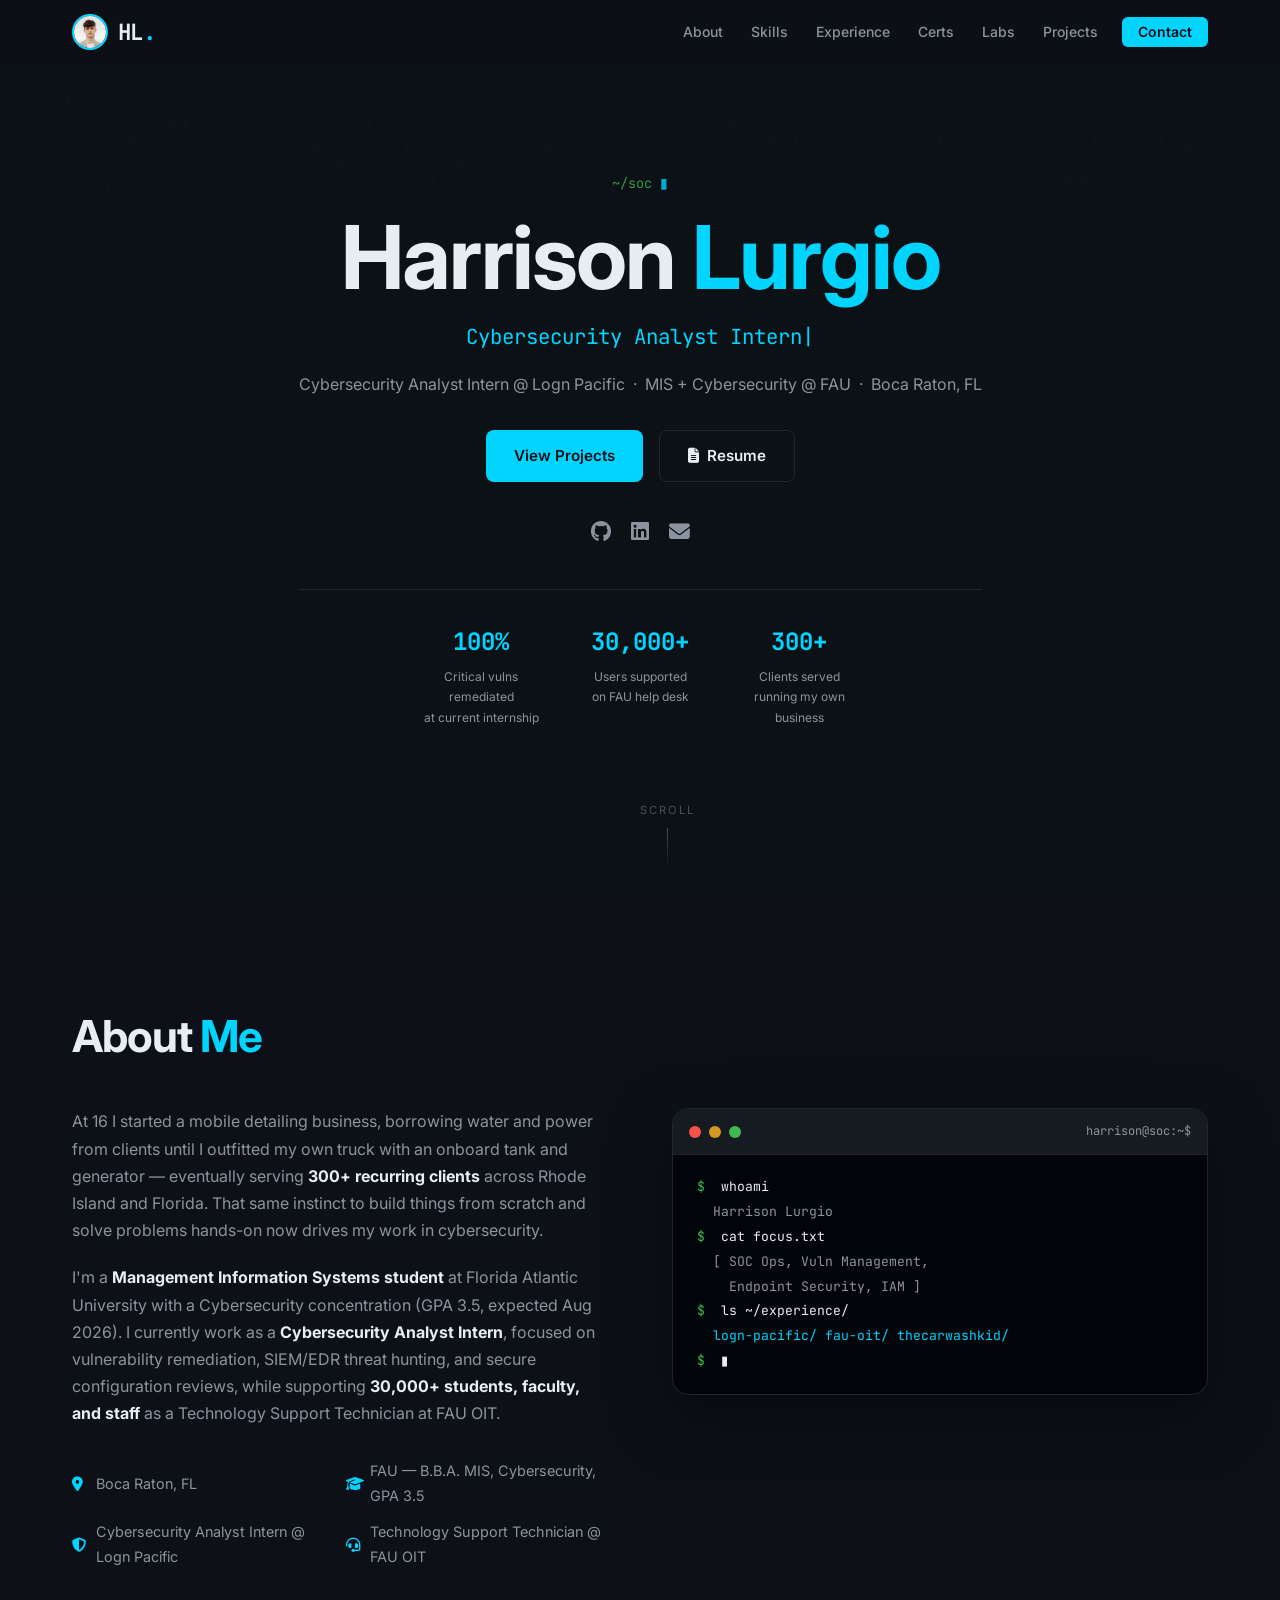
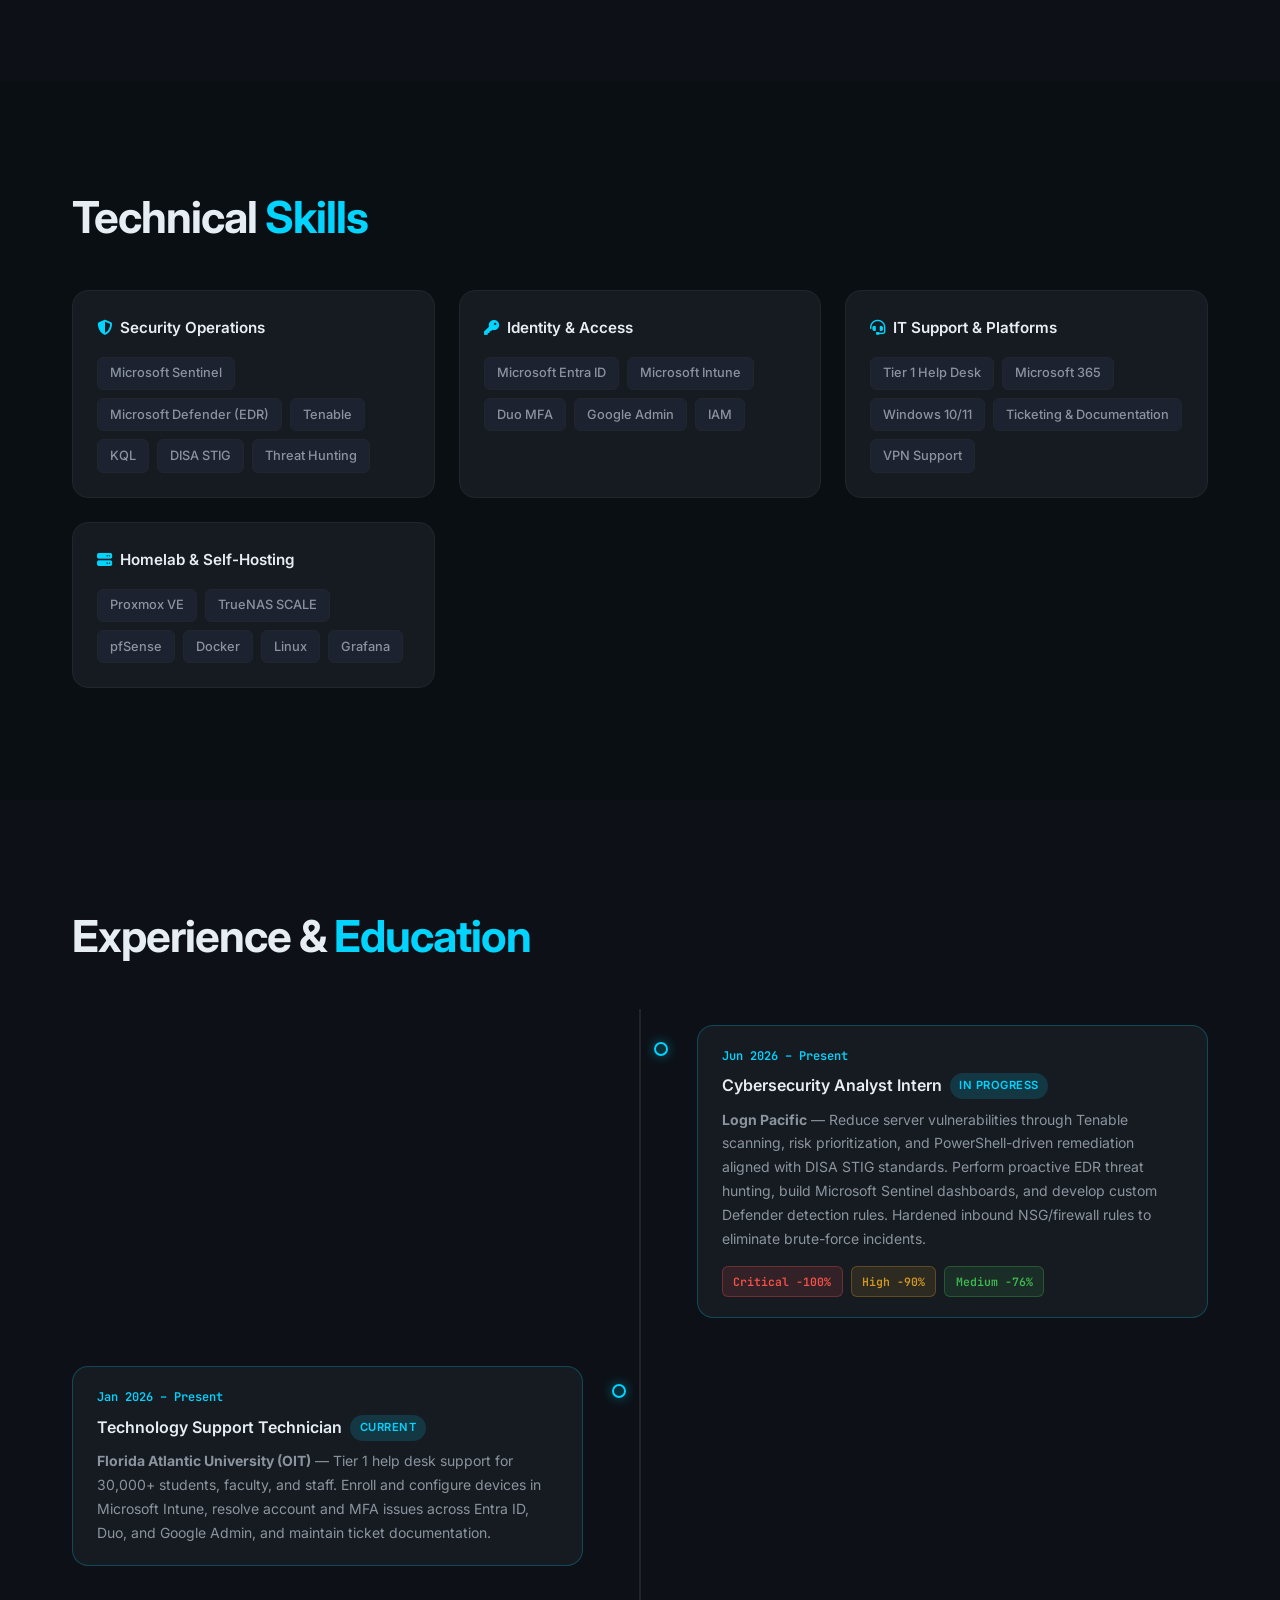
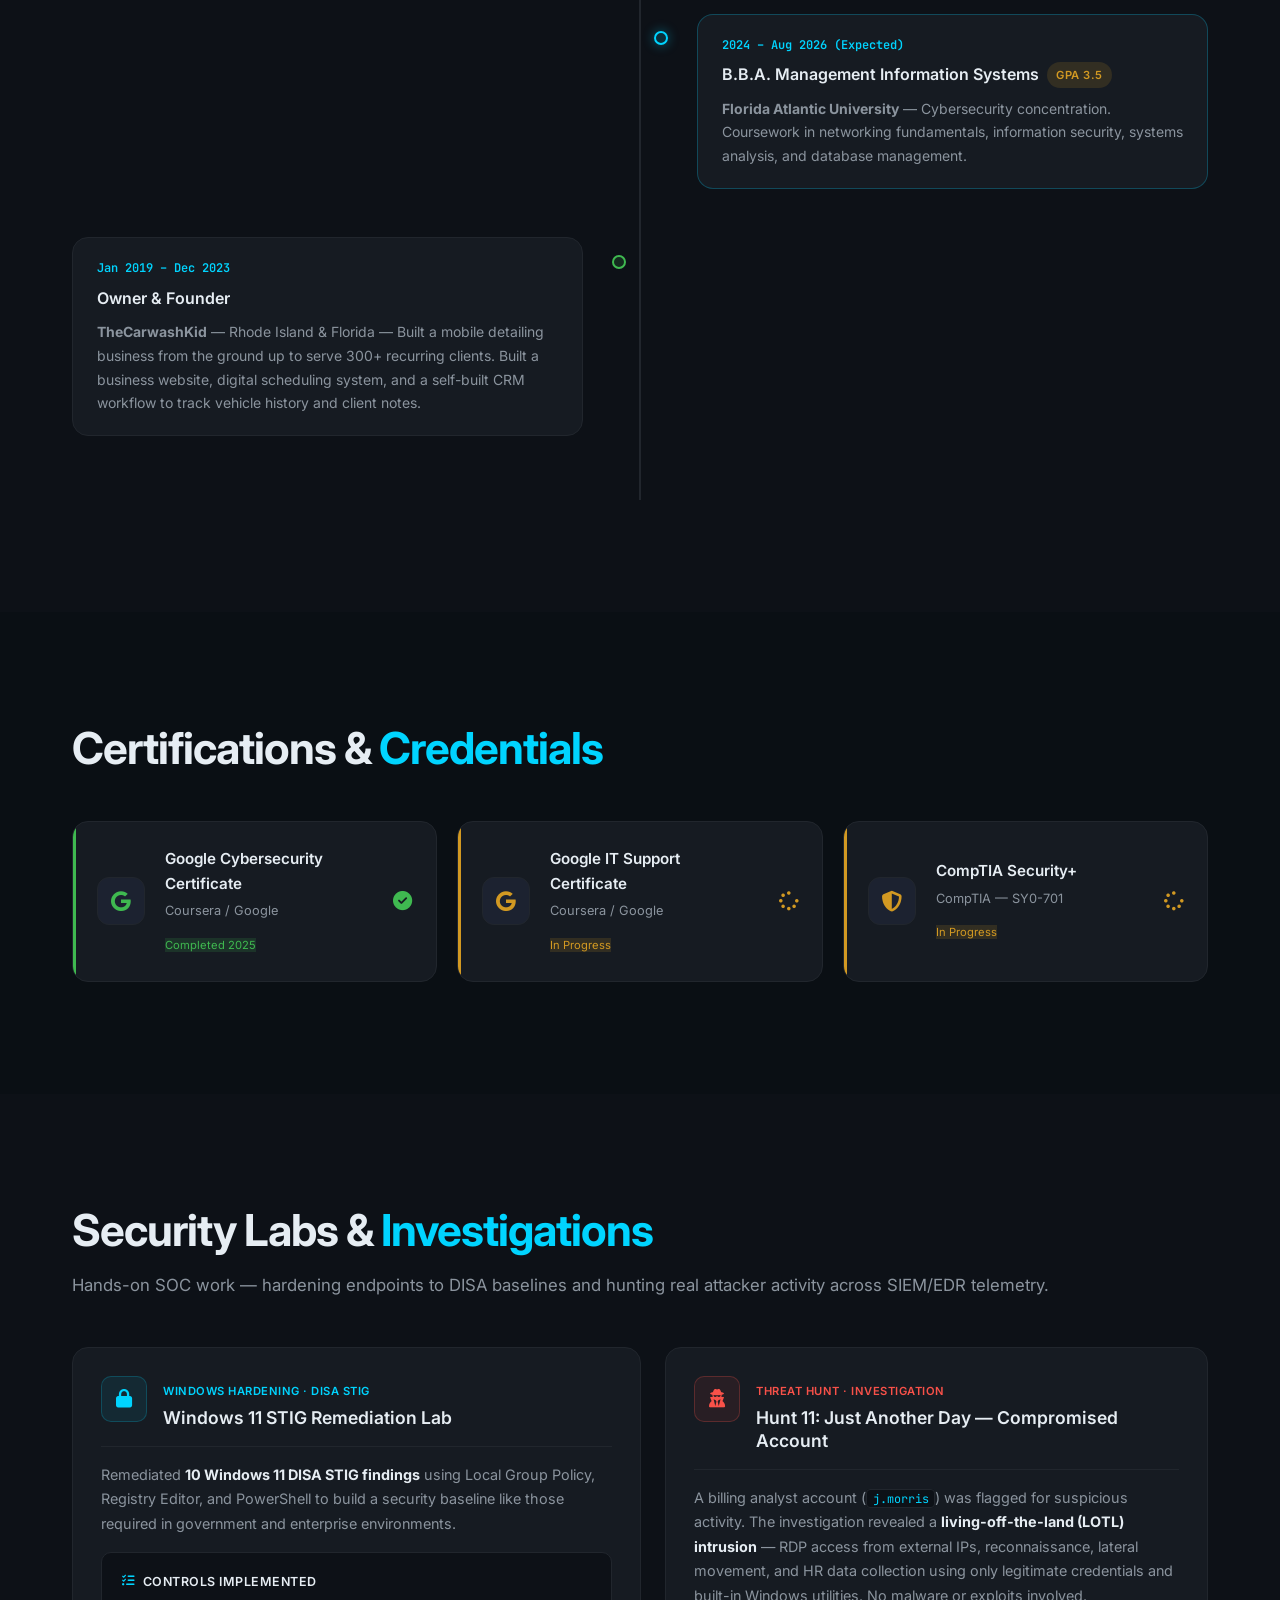
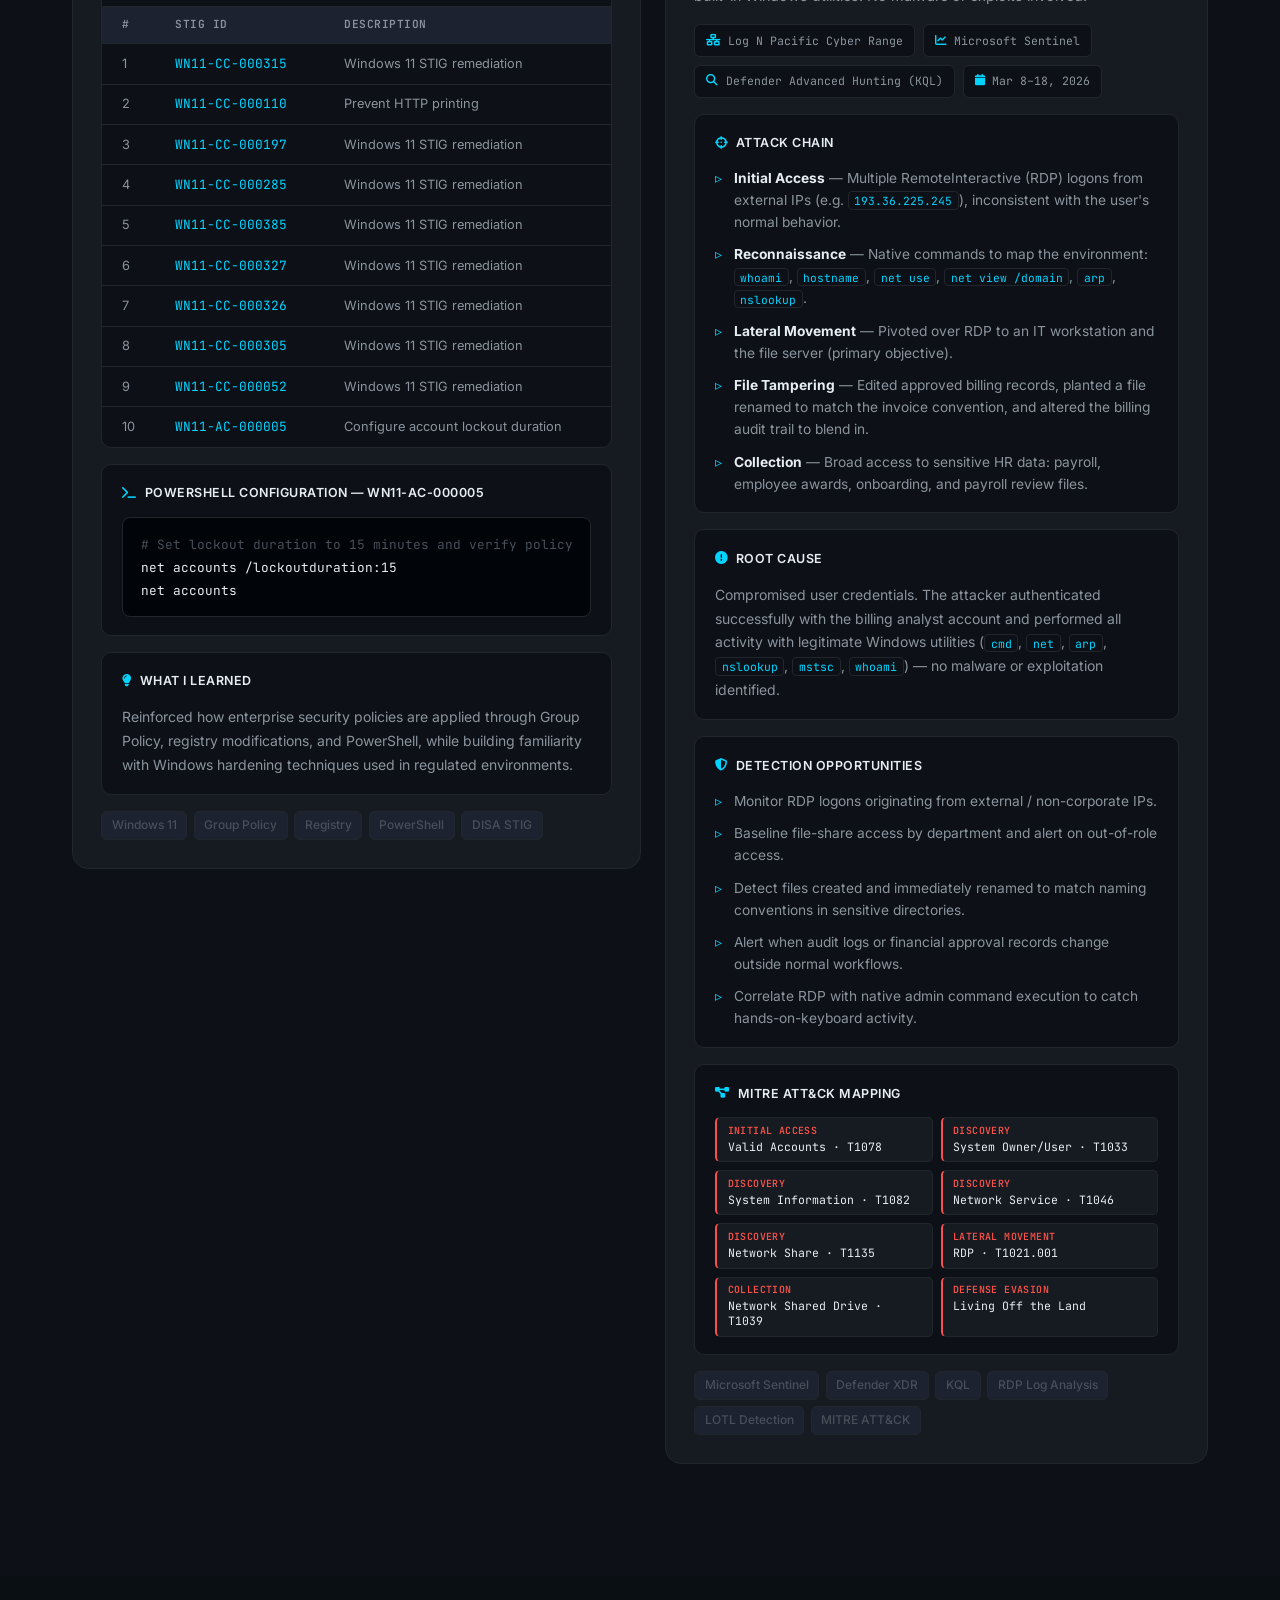
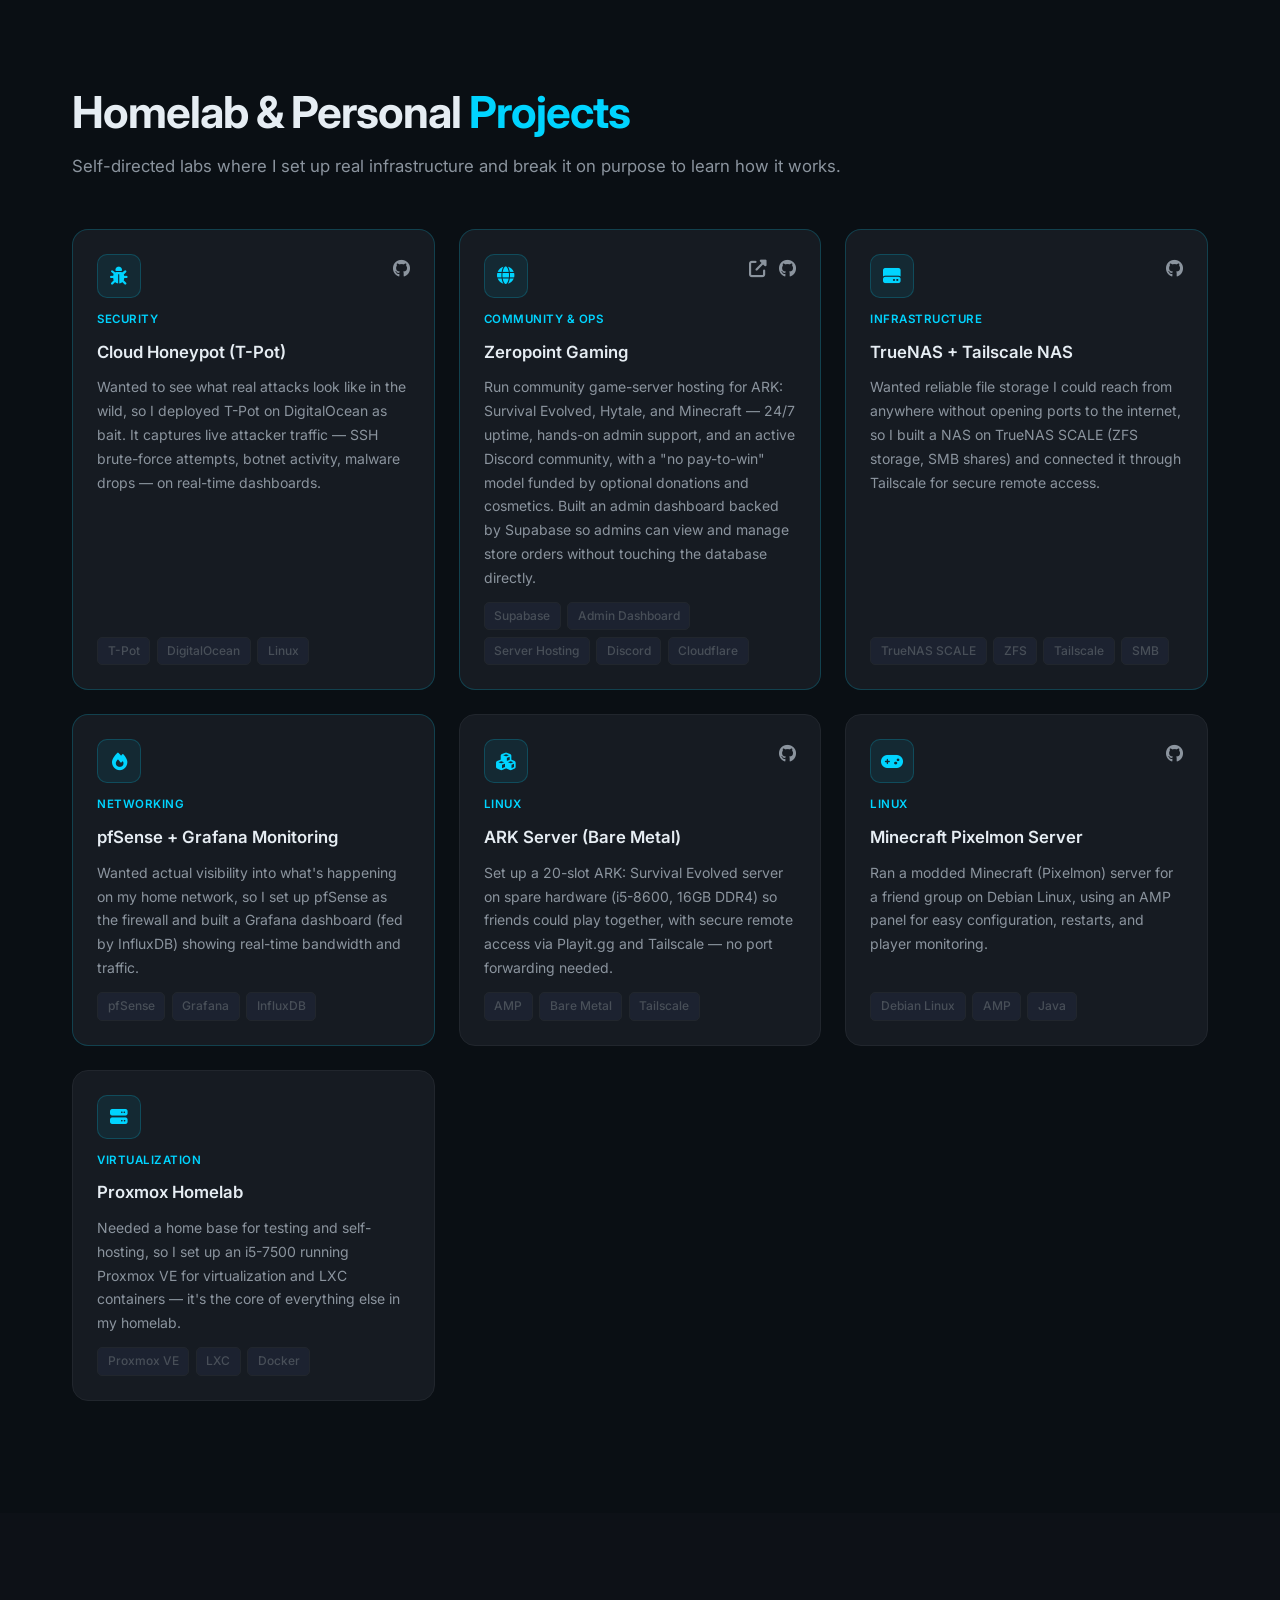
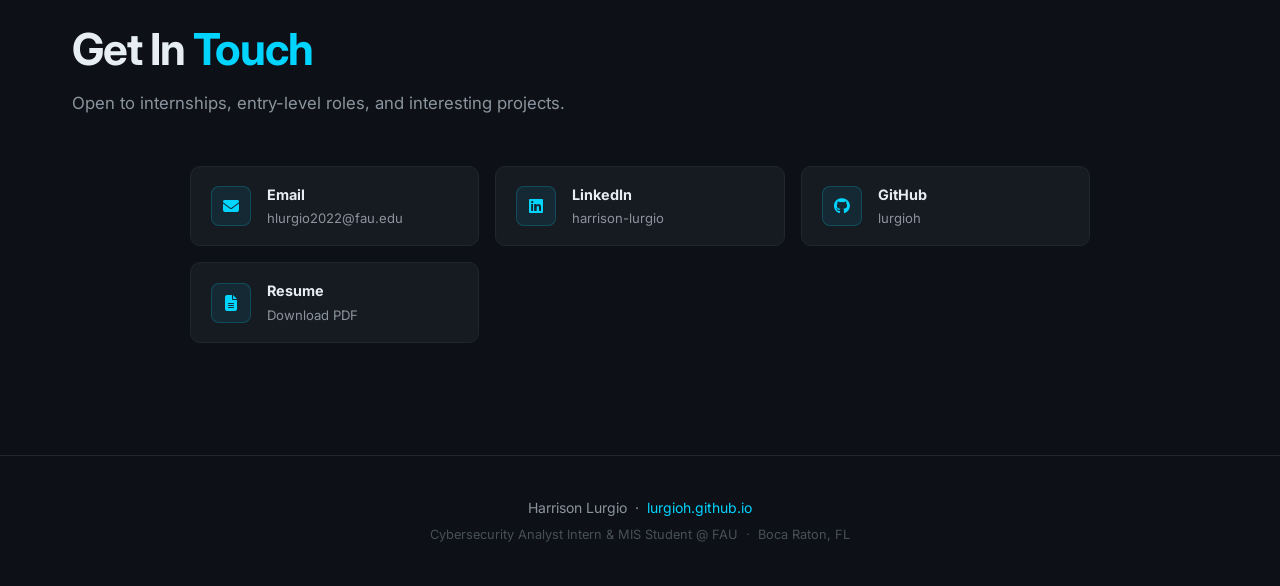
<file: index.html>
<!DOCTYPE html>
<html lang="en">
<head>
  <meta charset="UTF-8" />
  <meta name="viewport" content="width=device-width, initial-scale=1.0" />
  <title>Harrison Lurgio | Cybersecurity Analyst &amp; MIS</title>
  <meta name="description" content="Harrison Lurgio — Cybersecurity Analyst Intern and MIS student at FAU. SOC operations, vulnerability remediation, SIEM/EDR threat hunting, and IT support." />
  <meta property="og:type" content="website" />
  <meta property="og:title" content="Harrison Lurgio | Cybersecurity Analyst & MIS" />
  <meta property="og:description" content="Cybersecurity Analyst Intern and MIS student at FAU. SOC operations, vulnerability remediation, and SIEM/EDR threat hunting." />
  <meta property="og:image" content="https://lurgioh.github.io/headshot.jpg" />
  <meta property="og:url" content="https://lurgioh.github.io/" />
  <meta name="twitter:card" content="summary" />
  <link rel="icon" type="image/svg+xml" href="favicon.svg" />
  <link rel="stylesheet" href="style.css" />
  <link rel="preconnect" href="https://fonts.googleapis.com" />
  <link href="https://fonts.googleapis.com/css2?family=Inter:wght@300;400;500;600;700&family=JetBrains+Mono:wght@400;500&display=swap" rel="stylesheet" />
  <link rel="stylesheet" href="https://cdnjs.cloudflare.com/ajax/libs/font-awesome/6.5.0/css/all.min.css" />
</head>
<body>

  <!-- NAV -->
  <nav id="navbar">
    <div class="nav-inner">
      <a class="nav-logo" href="#hero">
        <img src="headshot.jpg" alt="Harrison Lurgio" class="nav-headshot" />
        <span>HL<span class="accent">.</span></span>
      </a>
      <ul class="nav-links">
        <li><a href="#about">About</a></li>
        <li><a href="#skills">Skills</a></li>
        <li><a href="#experience">Experience</a></li>
        <li><a href="#certifications">Certs</a></li>
        <li><a href="#labs">Labs</a></li>
        <li><a href="#projects">Projects</a></li>
        <li><a href="#contact" class="nav-cta">Contact</a></li>
      </ul>
      <button class="hamburger" id="hamburger" aria-label="Toggle menu">
        <span></span><span></span><span></span>
      </button>
    </div>
  </nav>

  <!-- HERO -->
  <section id="hero">
    <div class="hero-bg">
      <canvas id="matrixCanvas"></canvas>
    </div>
    <div class="hero-content">
      <p class="hero-pre"><span class="terminal-prompt">~/soc</span> <span class="blink">▮</span></p>
      <h1 class="hero-name">Harrison <span class="accent">Lurgio</span></h1>
      <div class="hero-typed-wrapper">
        <span class="hero-typed" id="typedText"></span><span class="cursor">|</span>
      </div>
      <p class="hero-sub">Cybersecurity Analyst Intern @ Logn Pacific &nbsp;·&nbsp; MIS + Cybersecurity @ FAU &nbsp;·&nbsp; Boca Raton, FL</p>
      <div class="hero-actions">
        <a href="#projects" class="btn btn-primary">View Projects</a>
        <a href="Resume.pdf" target="_blank" class="btn btn-outline"><i class="fas fa-file-alt"></i> Resume</a>
      </div>
      <div class="hero-socials">
        <a href="https://github.com/lurgioh" target="_blank" aria-label="GitHub"><i class="fab fa-github"></i></a>
        <a href="https://linkedin.com/in/harrison-lurgio/" target="_blank" aria-label="LinkedIn"><i class="fab fa-linkedin"></i></a>
        <a href="mailto:hlurgio2022@fau.edu" aria-label="Email"><i class="fas fa-envelope"></i></a>
      </div>
      <div class="hero-stats">
        <div class="hero-stat">
          <span class="hero-stat-num accent">100%</span>
          <span class="hero-stat-label">Critical vulns remediated<br>at current internship</span>
        </div>
        <div class="hero-stat">
          <span class="hero-stat-num accent">30,000+</span>
          <span class="hero-stat-label">Users supported<br>on FAU help desk</span>
        </div>
        <div class="hero-stat">
          <span class="hero-stat-num accent">300+</span>
          <span class="hero-stat-label">Clients served<br>running my own business</span>
        </div>
      </div>
    </div>
    <div class="hero-scroll-hint">
      <span>scroll</span>
      <div class="scroll-line"></div>
    </div>
  </section>

  <!-- ABOUT -->
  <section id="about" class="section">
    <div class="container">
      <h2 class="section-title">About <span class="accent">Me</span></h2>
      <div class="about-grid">
        <div class="about-text">
          <p>At 16 I started a mobile detailing business, borrowing water and power from clients until I outfitted my own truck with an onboard tank and generator — eventually serving <strong>300+ recurring clients</strong> across Rhode Island and Florida. That same instinct to build things from scratch and solve problems hands-on now drives my work in cybersecurity.</p>
          <p>I'm a <strong>Management Information Systems student</strong> at Florida Atlantic University with a Cybersecurity concentration (GPA 3.5, expected Aug 2026). I currently work as a <strong>Cybersecurity Analyst Intern</strong>, focused on vulnerability remediation, SIEM/EDR threat hunting, and secure configuration reviews, while supporting <strong>30,000+ students, faculty, and staff</strong> as a Technology Support Technician at FAU OIT.</p>
          <div class="about-facts">
            <div class="fact"><i class="fas fa-map-marker-alt accent"></i> Boca Raton, FL</div>
            <div class="fact"><i class="fas fa-graduation-cap accent"></i> FAU — B.B.A. MIS, Cybersecurity, GPA 3.5</div>
            <div class="fact"><i class="fas fa-shield-halved accent"></i> Cybersecurity Analyst Intern @ Logn Pacific</div>
            <div class="fact"><i class="fas fa-headset accent"></i> Technology Support Technician @ FAU OIT</div>
          </div>
        </div>
        <div class="about-terminal">
          <div class="terminal-window">
            <div class="terminal-bar">
              <span class="dot red"></span><span class="dot yellow"></span><span class="dot green"></span>
              <span class="terminal-title">harrison@soc:~$</span>
            </div>
            <div class="terminal-body">
              <div class="t-line"><span class="t-prompt">$</span> whoami</div>
              <div class="t-out">Harrison Lurgio</div>
              <div class="t-line"><span class="t-prompt">$</span> cat focus.txt</div>
              <div class="t-out">[ SOC Ops, Vuln Management,</div>
              <div class="t-out">&nbsp;&nbsp;Endpoint Security, IAM ]</div>
              <div class="t-line"><span class="t-prompt">$</span> ls ~/experience/</div>
              <div class="t-out accent">logn-pacific/ fau-oit/ thecarwashkid/</div>
              <div class="t-line"><span class="t-prompt">$</span> <span class="blink">▮</span></div>
            </div>
          </div>
        </div>
      </div>
    </div>
  </section>

  <!-- SKILLS -->
  <section id="skills" class="section section-alt">
    <div class="container">
      <h2 class="section-title">Technical <span class="accent">Skills</span></h2>
      <div class="skills-categories">

        <div class="skill-category">
          <h3><i class="fas fa-shield-halved accent"></i> Security Operations</h3>
          <div class="skill-tags">
            <span class="tag">Microsoft Sentinel</span>
            <span class="tag">Microsoft Defender (EDR)</span>
            <span class="tag">Tenable</span>
            <span class="tag">KQL</span>
            <span class="tag">DISA STIG</span>
            <span class="tag">Threat Hunting</span>
          </div>
        </div>

        <div class="skill-category">
          <h3><i class="fas fa-key accent"></i> Identity &amp; Access</h3>
          <div class="skill-tags">
            <span class="tag">Microsoft Entra ID</span>
            <span class="tag">Microsoft Intune</span>
            <span class="tag">Duo MFA</span>
            <span class="tag">Google Admin</span>
            <span class="tag">IAM</span>
          </div>
        </div>

        <div class="skill-category">
          <h3><i class="fas fa-headset accent"></i> IT Support &amp; Platforms</h3>
          <div class="skill-tags">
            <span class="tag">Tier 1 Help Desk</span>
            <span class="tag">Microsoft 365</span>
            <span class="tag">Windows 10/11</span>
            <span class="tag">Ticketing &amp; Documentation</span>
            <span class="tag">VPN Support</span>
          </div>
        </div>

        <div class="skill-category">
          <h3><i class="fas fa-server accent"></i> Homelab &amp; Self-Hosting</h3>
          <div class="skill-tags">
            <span class="tag">Proxmox VE</span>
            <span class="tag">TrueNAS SCALE</span>
            <span class="tag">pfSense</span>
            <span class="tag">Docker</span>
            <span class="tag">Linux</span>
            <span class="tag">Grafana</span>
          </div>
        </div>

      </div>
    </div>
  </section>

  <!-- EXPERIENCE -->
  <section id="experience" class="section">
    <div class="container">
      <h2 class="section-title">Experience &amp; <span class="accent">Education</span></h2>
      <div class="timeline">

        <div class="tl-item tl-right">
          <div class="tl-dot active"></div>
          <div class="tl-card active">
            <span class="tl-date">Jun 2026 – Present</span>
            <h3>Cybersecurity Analyst Intern <span class="badge badge-active">In Progress</span></h3>
            <p><strong>Logn Pacific</strong> — Reduce server vulnerabilities through Tenable scanning, risk prioritization, and PowerShell-driven remediation aligned with DISA STIG standards. Perform proactive EDR threat hunting, build Microsoft Sentinel dashboards, and develop custom Defender detection rules. Hardened inbound NSG/firewall rules to eliminate brute-force incidents.</p>
            <div class="vuln-stats">
              <span class="vuln-chip critical">Critical −100%</span>
              <span class="vuln-chip high">High −90%</span>
              <span class="vuln-chip medium">Medium −76%</span>
            </div>
          </div>
        </div>

        <div class="tl-item tl-left">
          <div class="tl-dot active"></div>
          <div class="tl-card active">
            <span class="tl-date">Jan 2026 – Present</span>
            <h3>Technology Support Technician <span class="badge badge-active">Current</span></h3>
            <p><strong>Florida Atlantic University (OIT)</strong> — Tier 1 help desk support for 30,000+ students, faculty, and staff. Enroll and configure devices in Microsoft Intune, resolve account and MFA issues across Entra ID, Duo, and Google Admin, and maintain ticket documentation.</p>
          </div>
        </div>

        <div class="tl-item tl-right">
          <div class="tl-dot active"></div>
          <div class="tl-card active">
            <span class="tl-date">2024 – Aug 2026 (Expected)</span>
            <h3>B.B.A. Management Information Systems <span class="badge badge-progress">GPA 3.5</span></h3>
            <p><strong>Florida Atlantic University</strong> — Cybersecurity concentration. Coursework in networking fundamentals, information security, systems analysis, and database management.</p>
          </div>
        </div>

        <div class="tl-item tl-left">
          <div class="tl-dot completed"></div>
          <div class="tl-card">
            <span class="tl-date">Jan 2019 – Dec 2023</span>
            <h3>Owner &amp; Founder</h3>
            <p><strong>TheCarwashKid</strong> — Rhode Island &amp; Florida — Built a mobile detailing business from the ground up to serve 300+ recurring clients. Built a business website, digital scheduling system, and a self-built CRM workflow to track vehicle history and client notes.</p>
          </div>
        </div>

      </div>
    </div>
  </section>

  <!-- CERTIFICATIONS -->
  <section id="certifications" class="section section-alt">
    <div class="container">
      <h2 class="section-title">Certifications &amp; <span class="accent">Credentials</span></h2>
      <div class="certs-grid">

        <div class="cert-card cert-done">
          <div class="cert-icon"><i class="fab fa-google"></i></div>
          <div class="cert-info">
            <h3>Google Cybersecurity Certificate</h3>
            <p>Coursera / Google</p>
            <span class="cert-badge badge-done">Completed 2025</span>
          </div>
          <div class="cert-check"><i class="fas fa-check-circle"></i></div>
        </div>

        <div class="cert-card cert-progress">
          <div class="cert-icon"><i class="fab fa-google"></i></div>
          <div class="cert-info">
            <h3>Google IT Support Certificate</h3>
            <p>Coursera / Google</p>
            <span class="cert-badge badge-progress">In Progress</span>
          </div>
          <div class="cert-check"><i class="fas fa-spinner fa-spin"></i></div>
        </div>

        <div class="cert-card cert-progress">
          <div class="cert-icon"><i class="fas fa-shield-alt"></i></div>
          <div class="cert-info">
            <h3>CompTIA Security+</h3>
            <p>CompTIA — SY0-701</p>
            <span class="cert-badge badge-progress">In Progress</span>
          </div>
          <div class="cert-check"><i class="fas fa-spinner fa-spin"></i></div>
        </div>

      </div>
    </div>
  </section>

  <!-- SECURITY LABS & INVESTIGATIONS -->
  <section id="labs" class="section">
    <div class="container">
      <h2 class="section-title">Security Labs &amp; <span class="accent">Investigations</span></h2>
      <p class="section-sub">Hands-on SOC work — hardening endpoints to DISA baselines and hunting real attacker activity across SIEM/EDR telemetry.</p>
      <div class="labs-grid">

        <!-- Windows 11 STIG Remediation -->
        <article class="lab-card">
          <div class="lab-head">
            <div class="lab-icon"><i class="fas fa-lock"></i></div>
            <div class="lab-head-text">
              <span class="lab-tag hardening">Windows Hardening · DISA STIG</span>
              <h3>Windows 11 STIG Remediation Lab</h3>
            </div>
          </div>
          <p class="lab-lead">Remediated <strong>10 Windows 11 DISA STIG findings</strong> using Local Group Policy, Registry Editor, and PowerShell to build a security baseline like those required in government and enterprise environments.</p>

          <div class="lab-block lab-block--flush">
            <h4><i class="fas fa-list-check accent"></i> Controls Implemented</h4>
            <div class="stig-table-wrap">
              <table class="stig-table">
                <thead><tr><th>#</th><th>STIG ID</th><th>Description</th></tr></thead>
                <tbody>
                  <tr><td>1</td><td>WN11-CC-000315</td><td>Windows 11 STIG remediation</td></tr>
                  <tr><td>2</td><td>WN11-CC-000110</td><td>Prevent HTTP printing</td></tr>
                  <tr><td>3</td><td>WN11-CC-000197</td><td>Windows 11 STIG remediation</td></tr>
                  <tr><td>4</td><td>WN11-CC-000285</td><td>Windows 11 STIG remediation</td></tr>
                  <tr><td>5</td><td>WN11-CC-000385</td><td>Windows 11 STIG remediation</td></tr>
                  <tr><td>6</td><td>WN11-CC-000327</td><td>Windows 11 STIG remediation</td></tr>
                  <tr><td>7</td><td>WN11-CC-000326</td><td>Windows 11 STIG remediation</td></tr>
                  <tr><td>8</td><td>WN11-CC-000305</td><td>Windows 11 STIG remediation</td></tr>
                  <tr><td>9</td><td>WN11-CC-000052</td><td>Windows 11 STIG remediation</td></tr>
                  <tr><td>10</td><td>WN11-AC-000005</td><td>Configure account lockout duration</td></tr>
                </tbody>
              </table>
            </div>
          </div>

          <div class="lab-block">
            <h4><i class="fas fa-terminal accent"></i> PowerShell Configuration — WN11-AC-000005</h4>
            <pre class="code-block"><code><span class="c-comment"># Set lockout duration to 15 minutes and verify policy</span>
net accounts /lockoutduration:15
net accounts</code></pre>
          </div>

          <div class="lab-block">
            <h4><i class="fas fa-lightbulb accent"></i> What I Learned</h4>
            <p>Reinforced how enterprise security policies are applied through Group Policy, registry modifications, and PowerShell, while building familiarity with Windows hardening techniques used in regulated environments.</p>
          </div>

          <div class="project-tech">
            <span>Windows 11</span><span>Group Policy</span><span>Registry</span><span>PowerShell</span><span>DISA STIG</span>
          </div>
        </article>

        <!-- Hunt 11: Compromised Account -->
        <article class="lab-card">
          <div class="lab-head">
            <div class="lab-icon threat"><i class="fas fa-user-secret"></i></div>
            <div class="lab-head-text">
              <span class="lab-tag threat">Threat Hunt · Investigation</span>
              <h3>Hunt 11: Just Another Day — Compromised Account</h3>
            </div>
          </div>
          <p class="lab-lead">A billing analyst account (<code>j.morris</code>) was flagged for suspicious activity. The investigation revealed a <strong>living-off-the-land (LOTL) intrusion</strong> — RDP access from external IPs, reconnaissance, lateral movement, and HR data collection using only legitimate credentials and built-in Windows utilities. No malware or exploits involved.</p>

          <div class="lab-meta-row">
            <span class="lab-pill"><i class="fas fa-network-wired"></i> Log N Pacific Cyber Range</span>
            <span class="lab-pill"><i class="fas fa-chart-line"></i> Microsoft Sentinel</span>
            <span class="lab-pill"><i class="fas fa-magnifying-glass"></i> Defender Advanced Hunting (KQL)</span>
            <span class="lab-pill"><i class="fas fa-calendar"></i> Mar 8–18, 2026</span>
          </div>

          <div class="lab-block">
            <h4><i class="fas fa-crosshairs accent"></i> Attack Chain</h4>
            <ul class="lab-list">
              <li><strong>Initial Access</strong> — Multiple RemoteInteractive (RDP) logons from external IPs (e.g. <code>193.36.225.245</code>), inconsistent with the user's normal behavior.</li>
              <li><strong>Reconnaissance</strong> — Native commands to map the environment: <code>whoami</code>, <code>hostname</code>, <code>net use</code>, <code>net view /domain</code>, <code>arp</code>, <code>nslookup</code>.</li>
              <li><strong>Lateral Movement</strong> — Pivoted over RDP to an IT workstation and the file server (primary objective).</li>
              <li><strong>File Tampering</strong> — Edited approved billing records, planted a file renamed to match the invoice convention, and altered the billing audit trail to blend in.</li>
              <li><strong>Collection</strong> — Broad access to sensitive HR data: payroll, employee awards, onboarding, and payroll review files.</li>
            </ul>
          </div>

          <div class="lab-block">
            <h4><i class="fas fa-circle-exclamation accent"></i> Root Cause</h4>
            <p>Compromised user credentials. The attacker authenticated successfully with the billing analyst account and performed all activity with legitimate Windows utilities (<code>cmd</code>, <code>net</code>, <code>arp</code>, <code>nslookup</code>, <code>mstsc</code>, <code>whoami</code>) — no malware or exploitation identified.</p>
          </div>

          <div class="lab-block">
            <h4><i class="fas fa-shield-halved accent"></i> Detection Opportunities</h4>
            <ul class="lab-list">
              <li>Monitor RDP logons originating from external / non-corporate IPs.</li>
              <li>Baseline file-share access by department and alert on out-of-role access.</li>
              <li>Detect files created and immediately renamed to match naming conventions in sensitive directories.</li>
              <li>Alert when audit logs or financial approval records change outside normal workflows.</li>
              <li>Correlate RDP with native admin command execution to catch hands-on-keyboard activity.</li>
            </ul>
          </div>

          <div class="lab-block">
            <h4><i class="fas fa-diagram-project accent"></i> MITRE ATT&amp;CK Mapping</h4>
            <div class="attack-grid">
              <span class="attack-chip"><em>Initial Access</em> Valid Accounts · T1078</span>
              <span class="attack-chip"><em>Discovery</em> System Owner/User · T1033</span>
              <span class="attack-chip"><em>Discovery</em> System Information · T1082</span>
              <span class="attack-chip"><em>Discovery</em> Network Service · T1046</span>
              <span class="attack-chip"><em>Discovery</em> Network Share · T1135</span>
              <span class="attack-chip"><em>Lateral Movement</em> RDP · T1021.001</span>
              <span class="attack-chip"><em>Collection</em> Network Shared Drive · T1039</span>
              <span class="attack-chip"><em>Defense Evasion</em> Living Off the Land</span>
            </div>
          </div>

          <div class="project-tech">
            <span>Microsoft Sentinel</span><span>Defender XDR</span><span>KQL</span><span>RDP Log Analysis</span><span>LOTL Detection</span><span>MITRE ATT&amp;CK</span>
          </div>
        </article>

      </div>
    </div>
  </section>

  <!-- PROJECTS -->
  <section id="projects" class="section section-alt">
    <div class="container">
      <h2 class="section-title">Homelab &amp; Personal <span class="accent">Projects</span></h2>
      <p class="section-sub">Self-directed labs where I set up real infrastructure and break it on purpose to learn how it works.</p>
      <div class="projects-grid">

        <div class="project-card featured">
          <div class="project-header">
            <div class="project-icon"><i class="fas fa-bug"></i></div>
            <div class="project-links">
              <a href="https://github.com/lurgioh/cloud-honeypot-project" target="_blank"><i class="fab fa-github"></i></a>
            </div>
          </div>
          <span class="project-tag">Security</span>
          <h3>Cloud Honeypot (T-Pot)</h3>
          <p>Wanted to see what real attacks look like in the wild, so I deployed T-Pot on DigitalOcean as bait. It captures live attacker traffic — SSH brute-force attempts, botnet activity, malware drops — on real-time dashboards.</p>
          <div class="project-tech">
            <span>T-Pot</span><span>DigitalOcean</span><span>Linux</span>
          </div>
        </div>

        <div class="project-card featured">
          <div class="project-header">
            <div class="project-icon"><i class="fas fa-globe"></i></div>
            <div class="project-links">
              <a href="https://zeropointhosting1.github.io" target="_blank" aria-label="Live Site"><i class="fas fa-external-link-alt"></i></a>
              <a href="https://github.com/zeropointhosting1/zeropointhosting1.github.io" target="_blank" aria-label="GitHub"><i class="fab fa-github"></i></a>
            </div>
          </div>
          <span class="project-tag">Community &amp; Ops</span>
          <h3>Zeropoint Gaming</h3>
          <p>Run community game-server hosting for ARK: Survival Evolved, Hytale, and Minecraft — 24/7 uptime, hands-on admin support, and an active Discord community, with a "no pay-to-win" model funded by optional donations and cosmetics. Built an admin dashboard backed by Supabase so admins can view and manage store orders without touching the database directly.</p>
          <div class="project-tech">
            <span>Supabase</span><span>Admin Dashboard</span><span>Server Hosting</span><span>Discord</span><span>Cloudflare</span>
          </div>
        </div>

        <div class="project-card featured">
          <div class="project-header">
            <div class="project-icon"><i class="fas fa-hdd"></i></div>
            <div class="project-links">
              <a href="https://github.com/lurgioh/Truenas-Tailscale/blob/main/README.md" target="_blank"><i class="fab fa-github"></i></a>
            </div>
          </div>
          <span class="project-tag">Infrastructure</span>
          <h3>TrueNAS + Tailscale NAS</h3>
          <p>Wanted reliable file storage I could reach from anywhere without opening ports to the internet, so I built a NAS on TrueNAS SCALE (ZFS storage, SMB shares) and connected it through Tailscale for secure remote access.</p>
          <div class="project-tech">
            <span>TrueNAS SCALE</span><span>ZFS</span><span>Tailscale</span><span>SMB</span>
          </div>
        </div>

        <div class="project-card featured">
          <div class="project-header">
            <div class="project-icon"><i class="fas fa-fire"></i></div>
          </div>
          <span class="project-tag">Networking</span>
          <h3>pfSense + Grafana Monitoring</h3>
          <p>Wanted actual visibility into what's happening on my home network, so I set up pfSense as the firewall and built a Grafana dashboard (fed by InfluxDB) showing real-time bandwidth and traffic.</p>
          <div class="project-tech">
            <span>pfSense</span><span>Grafana</span><span>InfluxDB</span>
          </div>
        </div>

        <div class="project-card">
          <div class="project-header">
            <div class="project-icon"><i class="fas fa-cubes"></i></div>
            <div class="project-links">
              <a href="https://github.com/lurgioh/ARK-Server-Steam-/tree/main" target="_blank"><i class="fab fa-github"></i></a>
            </div>
          </div>
          <span class="project-tag">Linux</span>
          <h3>ARK Server (Bare Metal)</h3>
          <p>Set up a 20-slot ARK: Survival Evolved server on spare hardware (i5-8600, 16GB DDR4) so friends could play together, with secure remote access via Playit.gg and Tailscale — no port forwarding needed.</p>
          <div class="project-tech">
            <span>AMP</span><span>Bare Metal</span><span>Tailscale</span>
          </div>
        </div>

        <div class="project-card">
          <div class="project-header">
            <div class="project-icon"><i class="fas fa-gamepad"></i></div>
            <div class="project-links">
              <a href="https://github.com/lurgioh/Minecraft-server-build" target="_blank"><i class="fab fa-github"></i></a>
            </div>
          </div>
          <span class="project-tag">Linux</span>
          <h3>Minecraft Pixelmon Server</h3>
          <p>Ran a modded Minecraft (Pixelmon) server for a friend group on Debian Linux, using an AMP panel for easy configuration, restarts, and player monitoring.</p>
          <div class="project-tech">
            <span>Debian Linux</span><span>AMP</span><span>Java</span>
          </div>
        </div>

        <div class="project-card">
          <div class="project-header">
            <div class="project-icon"><i class="fas fa-server"></i></div>
          </div>
          <span class="project-tag">Virtualization</span>
          <h3>Proxmox Homelab</h3>
          <p>Needed a home base for testing and self-hosting, so I set up an i5-7500 running Proxmox VE for virtualization and LXC containers — it's the core of everything else in my homelab.</p>
          <div class="project-tech">
            <span>Proxmox VE</span><span>LXC</span><span>Docker</span>
          </div>
        </div>

      </div>
    </div>
  </section>

  <!-- CONTACT -->
  <section id="contact" class="section">
    <div class="container">
      <h2 class="section-title">Get In <span class="accent">Touch</span></h2>
      <p class="section-sub">Open to internships, entry-level roles, and interesting projects.</p>
      <div class="contact-links-centered">
        <a href="mailto:hlurgio2022@fau.edu" class="contact-item">
          <div class="contact-icon"><i class="fas fa-envelope"></i></div>
          <div><strong>Email</strong><span>hlurgio2022@fau.edu</span></div>
        </a>
        <a href="https://linkedin.com/in/harrison-lurgio/" target="_blank" class="contact-item">
          <div class="contact-icon"><i class="fab fa-linkedin"></i></div>
          <div><strong>LinkedIn</strong><span>harrison-lurgio</span></div>
        </a>
        <a href="https://github.com/lurgioh" target="_blank" class="contact-item">
          <div class="contact-icon"><i class="fab fa-github"></i></div>
          <div><strong>GitHub</strong><span>lurgioh</span></div>
        </a>
        <a href="Resume.pdf" target="_blank" class="contact-item">
          <div class="contact-icon"><i class="fas fa-file-alt"></i></div>
          <div><strong>Resume</strong><span>Download PDF</span></div>
        </a>
      </div>
    </div>
  </section>

  <!-- FOOTER -->
  <footer>
    <div class="container">
      <p>Harrison Lurgio &nbsp;·&nbsp; <span class="accent">lurgioh.github.io</span></p>
      <p class="footer-sub">Cybersecurity Analyst Intern &amp; MIS Student @ FAU &nbsp;·&nbsp; Boca Raton, FL</p>
    </div>
  </footer>

  <script src="script.js"></script>
</body>
</html>
</file>
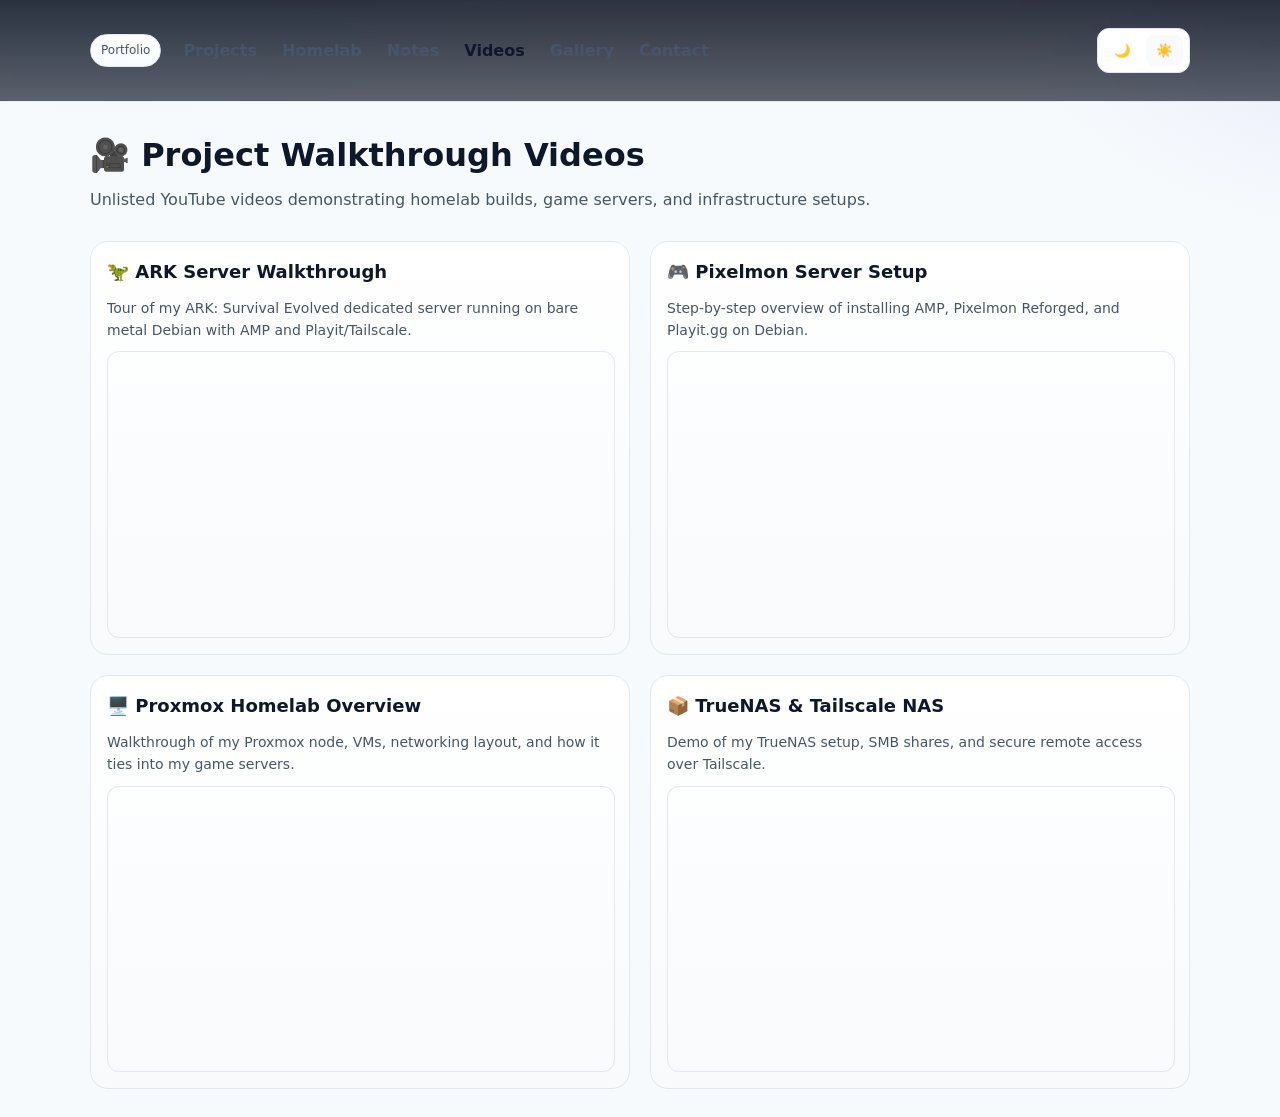
<file: video.html>
<!DOCTYPE html>
<html lang="en">
<head>
  <meta charset="utf-8" />
  <meta name="viewport" content="width=device-width, initial-scale=1" />
  <title>Videos • Harrison Lurgio</title>
  <meta name="description" content="Homelab and game server walkthrough videos by Harrison Lurgio — MIS + Cybersecurity student." />
  <meta name="theme-color" content="#0ea5e9" />
  <style>
    :root{
      --bg:#0b1020; --panel:#0f172a; --text:#e2e8f0; --muted:#94a3b8; --accent:#38bdf8; --card:#0b1224; --border:#1f2a44;
      --bg-light:#f7fafc; --panel-light:#ffffff; --text-dark:#0f172a; --muted-dark:#475569; --card-light:#f8fafc; --border-light:#e2e8f0;
    }
    [data-theme="light"]{
      --bg:var(--bg-light); --panel:var(--panel-light); --text:var(--text-dark); --muted:var(--muted-dark); --card:var(--card-light); --border:var(--border-light);
    }

    body{
      margin:0; font-family: ui-sans-serif, system-ui, -apple-system, Segoe UI, Roboto, Ubuntu, Cantarell, Noto Sans;
      background:radial-gradient(1200px 600px at 10% -10%, rgba(56,189,248,.15), transparent 40%),
                 radial-gradient(1000px 600px at 110% 0%, rgba(99,102,241,.12), transparent 40%),
                 var(--bg);
      color:var(--text); line-height:1.6;
    }
    a{color:var(--accent); text-decoration:none}
    a:hover{text-decoration:underline}

    .wrap{max-width:1100px; margin-inline:auto; padding:28px 20px}

    header{
      position:sticky; top:0; z-index:50; backdrop-filter:saturate(160%) blur(6px); border-bottom:1px solid var(--border);
      background:linear-gradient( to bottom, rgba(10,15,30,.85), rgba(10,15,30,.65));
    }
    header .inner{display:flex; align-items:center; justify-content:space-between; gap:16px;}
    nav a{margin:0 10px; font-weight:600; color:var(--muted)}
    nav a:hover{color:var(--text)}
    nav a.active{color:var(--text);}

    .pill{display:inline-block; padding:6px 10px; border-radius:999px; border:1px solid var(--border); background:linear-gradient(180deg, var(--panel), var(--card)); font-size:12px; color:var(--muted)}

    .theme{border:1px solid var(--border); background:var(--panel); border-radius:12px; padding:6px}
    .theme button{background:none; color:var(--text); border:none; padding:8px 10px; border-radius:8px; cursor:pointer}
    .theme button.active{background:var(--card)}

    .page-header h1{margin:0 0 6px; font-size:clamp(24px,3vw,32px);}
    .page-header p{margin:0; color:var(--muted);}

    .video-grid{
      display:grid;
      grid-template-columns:repeat(2, minmax(0,1fr));
      gap:20px;
      margin-top:28px;
    }

    .card{
      border:1px solid var(--border);
      background:linear-gradient(180deg,var(--panel),var(--card));
      border-radius:18px;
      padding:16px;
      display:flex;
      flex-direction:column;
      gap:10px;
    }

    .card h2{margin:0; font-size:18px;}
    .card p{margin:0; color:var(--muted); font-size:14px;}

    .video-wrapper{
      position:relative;
      width:100%;
      padding-top:56.25%; /* 16:9 */
      border-radius:12px;
      overflow:hidden;
      border:1px solid var(--border);
    }
    .video-wrapper iframe{
      position:absolute;
      inset:0;
      width:100%;
      height:100%;
      border:0;
    }

    @media (max-width: 800px){
      .video-grid{grid-template-columns:1fr;}
    }
  </style>

  <script>
    const applyTheme = t => document.documentElement.setAttribute('data-theme', t);
    const saved = localStorage.getItem('theme') || (matchMedia('(prefers-color-scheme: light)').matches ? 'light' : 'dark');
    applyTheme(saved);
    window.addEventListener('DOMContentLoaded', () => {
      document.querySelectorAll('[data-theme-btn]').forEach(btn => btn.addEventListener('click', () => {
        const t = btn.dataset.themeBtn; applyTheme(t); localStorage.setItem('theme', t);
        document.querySelectorAll('[data-theme-btn]').forEach(b => b.classList.toggle('active', b === btn));
      }));
      const active = document.querySelector(`[data-theme-btn="${saved}"]`); if(active) active.classList.add('active');
    });
  </script>
</head>
<body>
  <header>
    <div class="wrap inner">
      <div style="display:flex;align-items:center;gap:12px">
        <span class="pill">Portfolio</span>
        <nav>
          <a href="index.html#projects">Projects</a>
          <a href="index.html#homelab">Homelab</a>
          <a href="index.html#notes">Notes</a>
          <a href="videos.html" class="active">Videos</a>
          <a href="gallery.html">Gallery</a>
          <a href="index.html#contact">Contact</a>
        </nav>
      </div>
      <div class="theme" aria-label="Theme switcher">
        <button data-theme-btn="dark" aria-label="Dark theme">🌙</button>
        <button data-theme-btn="light" aria-label="Light theme">☀️</button>
      </div>
    </div>
  </header>

  <main class="wrap">
    <section class="page-header">
      <h1>🎥 Project Walkthrough Videos</h1>
      <p>Unlisted YouTube videos demonstrating homelab builds, game servers, and infrastructure setups.</p>
    </section>

    <section class="video-grid">
      <!-- ARK video -->
      <article class="card">
        <h2>🦖 ARK Server Walkthrough</h2>
        <p>Tour of my ARK: Survival Evolved dedicated server running on bare metal Debian with AMP and Playit/Tailscale.</p>
        <div class="video-wrapper">
          <!-- Replace VIDEO_ID_HERE with your YouTube ID -->
          <iframe src="https://www.youtube.com/embed/VIDEO_ID_HERE" allowfullscreen></iframe>
        </div>
      </article>

      <!-- Pixelmon video -->
      <article class="card">
        <h2>🎮 Pixelmon Server Setup</h2>
        <p>Step-by-step overview of installing AMP, Pixelmon Reforged, and Playit.gg on Debian.</p>
        <div class="video-wrapper">
          <iframe src="https://www.youtube.com/embed/VIDEO_ID_HERE" allowfullscreen></iframe>
        </div>
      </article>

      <!-- Proxmox / Homelab video -->
      <article class="card">
        <h2>🖥️ Proxmox Homelab Overview</h2>
        <p>Walkthrough of my Proxmox node, VMs, networking layout, and how it ties into my game servers.</p>
        <div class="video-wrapper">
          <iframe src="https://www.youtube.com/embed/VIDEO_ID_HERE" allowfullscreen></iframe>
        </div>
      </article>

      <!-- Extra slot / future video -->
      <article class="card">
        <h2>📦 TrueNAS &amp; Tailscale NAS</h2>
        <p>Demo of my TrueNAS setup, SMB shares, and secure remote access over Tailscale.</p>
        <div class="video-wrapper">
          <iframe src="https://www.youtube.com/embed/VIDEO_ID_HERE" allowfullscreen></iframe>
        </div>
      </article>
    </section>
  </main>
</body>
</html>
</file>
<file: style.css>
/* ============================================================
   BASE & RESET
   ============================================================ */
*, *::before, *::after { box-sizing: border-box; margin: 0; padding: 0; }

:root {
  --bg:        #0d1117;
  --bg-alt:    #0a0f14;
  --surface:   #161b22;
  --surface2:  #1c2230;
  --border:    #21262d;
  --accent:    #00d4ff;
  --accent2:   #0096b3;
  --green:     #3fb950;
  --yellow:    #d29922;
  --red:       #f85149;
  --text:      #e6edf3;
  --text-muted:#8b949e;
  --text-dim:  #484f58;
  --radius:    10px;
  --radius-lg: 16px;
  --trans:     0.25s ease;
}

html { scroll-behavior: smooth; font-size: 16px; }

body {
  font-family: 'Inter', sans-serif;
  background: var(--bg);
  color: var(--text);
  line-height: 1.7;
  overflow-x: hidden;
}

::selection { background: var(--accent); color: var(--bg); }

a { color: var(--accent); text-decoration: none; transition: color var(--trans); }
a:hover { color: #fff; }

img { max-width: 100%; display: block; }

.accent { color: var(--accent); }

/* ============================================================
   SCROLLBAR
   ============================================================ */
::-webkit-scrollbar { width: 6px; }
::-webkit-scrollbar-track { background: var(--bg); }
::-webkit-scrollbar-thumb { background: var(--border); border-radius: 3px; }
::-webkit-scrollbar-thumb:hover { background: var(--accent2); }

/* ============================================================
   NAV
   ============================================================ */
#navbar {
  position: fixed; top: 0; left: 0; right: 0; z-index: 100;
  background: rgba(13, 17, 23, 0.85);
  backdrop-filter: blur(12px);
  border-bottom: 1px solid transparent;
  transition: border-color var(--trans), background var(--trans);
}
#navbar.scrolled { border-color: var(--border); }

.nav-inner {
  max-width: 1200px; margin: 0 auto;
  display: flex; align-items: center; justify-content: space-between;
  padding: 0 2rem; height: 64px;
}

.nav-logo {
  font-family: 'JetBrains Mono', monospace;
  font-size: 1.4rem; font-weight: 700;
  color: var(--text); letter-spacing: -0.5px;
  display: flex; align-items: center; gap: 0.6rem;
}
.nav-logo:hover { color: var(--text); }

.nav-headshot {
  width: 36px; height: 36px;
  border-radius: 50%;
  object-fit: cover;
  border: 2px solid var(--accent);
  flex-shrink: 0;
  transition: box-shadow var(--trans);
}
.nav-logo:hover .nav-headshot {
  box-shadow: 0 0 0 3px rgba(0,212,255,0.3);
}

.nav-links {
  display: flex; align-items: center; gap: 0.25rem;
  list-style: none;
}
.nav-links a {
  color: var(--text-muted); font-size: 0.875rem; font-weight: 500;
  padding: 0.4rem 0.75rem; border-radius: 6px;
  transition: color var(--trans), background var(--trans);
}
.nav-links a:hover { color: var(--text); background: var(--surface); }
.nav-links .nav-cta {
  background: var(--accent); color: var(--bg); font-weight: 600;
  padding: 0.4rem 1rem; border-radius: 6px; margin-left: 0.5rem;
}
.nav-links .nav-cta:hover { background: #fff; color: var(--bg); }

.hamburger {
  display: none; flex-direction: column; gap: 5px;
  background: none; border: none; cursor: pointer; padding: 4px;
}
.hamburger span {
  display: block; width: 22px; height: 2px;
  background: var(--text-muted); border-radius: 2px;
  transition: var(--trans);
}

/* ============================================================
   HERO
   ============================================================ */
#hero {
  position: relative; min-height: 100vh;
  display: flex; align-items: center; justify-content: center;
  overflow: hidden;
}

.hero-bg {
  position: absolute; inset: 0; z-index: 0;
}
#matrixCanvas { width: 100%; height: 100%; opacity: 0.07; }

.hero-content {
  position: relative; z-index: 1;
  text-align: center; padding: 2rem;
  max-width: 800px;
}

.hero-pre {
  font-family: 'JetBrains Mono', monospace;
  font-size: 0.85rem; color: var(--accent);
  margin-bottom: 1rem; opacity: 0.8;
}
.terminal-prompt { color: var(--green); }

.hero-name {
  font-size: clamp(3rem, 8vw, 5.5rem);
  font-weight: 700; line-height: 1.05;
  letter-spacing: -2px; margin-bottom: 1rem;
}

.hero-typed-wrapper {
  font-family: 'JetBrains Mono', monospace;
  font-size: clamp(1rem, 2.5vw, 1.3rem);
  color: var(--accent); margin-bottom: 1rem;
  min-height: 2rem;
}
.cursor {
  display: inline-block; animation: blink 1s step-end infinite;
  color: var(--accent);
}

.hero-sub {
  color: var(--text-muted); font-size: 1rem;
  margin-bottom: 2rem;
}

.hero-actions {
  display: flex; gap: 1rem; justify-content: center;
  flex-wrap: wrap; margin-bottom: 2rem;
}

.btn {
  display: inline-flex; align-items: center; gap: 0.5rem;
  padding: 0.75rem 1.75rem; border-radius: 8px;
  font-weight: 600; font-size: 0.95rem;
  transition: all var(--trans); cursor: pointer;
  border: none;
}
.btn-primary {
  background: var(--accent); color: var(--bg);
}
.btn-primary:hover {
  background: #fff; color: var(--bg);
  transform: translateY(-2px); box-shadow: 0 8px 24px rgba(0,212,255,0.3);
}
.btn-outline {
  background: transparent;
  border: 1px solid var(--border); color: var(--text);
}
.btn-outline:hover {
  border-color: var(--accent); color: var(--accent);
  transform: translateY(-2px);
}
.full-width { width: 100%; justify-content: center; }

.hero-socials {
  display: flex; gap: 1.25rem; justify-content: center;
}
.hero-socials a {
  color: var(--text-muted); font-size: 1.3rem;
  transition: color var(--trans), transform var(--trans);
}
.hero-socials a:hover { color: var(--accent); transform: translateY(-3px); }

.hero-stats {
  display: flex; gap: 2.5rem; justify-content: center; flex-wrap: wrap;
  margin-top: 2.5rem; padding-top: 2rem;
  border-top: 1px solid var(--border);
}
.hero-stat {
  display: flex; flex-direction: column; align-items: center; gap: 0.25rem;
}
.hero-stat-num {
  font-family: 'JetBrains Mono', monospace;
  font-size: 1.5rem; font-weight: 700;
}
.hero-stat-label {
  font-size: 0.75rem; color: var(--text-muted);
  text-align: center; max-width: 140px;
}

.hero-scroll-hint {
  position: absolute; bottom: 2rem; left: 50%; transform: translateX(-50%);
  display: flex; flex-direction: column; align-items: center; gap: 0.5rem;
  color: var(--text-dim); font-size: 0.7rem; letter-spacing: 2px;
  text-transform: uppercase;
  animation: fadeInUp 1s 1.5s both;
}
.scroll-line {
  width: 1px; height: 40px;
  background: linear-gradient(to bottom, var(--text-dim), transparent);
  animation: scrollPulse 2s ease-in-out infinite;
}

/* ============================================================
   SECTIONS
   ============================================================ */
.section { padding: 7rem 0; }
.section-alt { background: var(--bg-alt); }

.container { max-width: 1200px; margin: 0 auto; padding: 0 2rem; }

.section-title {
  font-size: clamp(2rem, 4vw, 2.75rem);
  font-weight: 700; letter-spacing: -1px;
  margin-bottom: 3rem; line-height: 1.1;
}
.section-sub {
  color: var(--text-muted); margin-top: -2rem; margin-bottom: 3rem;
  font-size: 1.05rem;
}

/* ============================================================
   ABOUT
   ============================================================ */
.about-grid {
  display: grid; grid-template-columns: 1fr 1fr; gap: 4rem;
  align-items: start;
}
.about-text p { color: var(--text-muted); margin-bottom: 1.25rem; }
.about-text strong { color: var(--text); }

.about-facts {
  display: grid; grid-template-columns: 1fr 1fr; gap: 0.75rem;
  margin-top: 2rem;
}
.fact {
  display: flex; align-items: center; gap: 0.5rem;
  font-size: 0.9rem; color: var(--text-muted);
}
.fact i { width: 16px; flex-shrink: 0; }

/* Terminal */
.terminal-window {
  background: #010409; border: 1px solid var(--border);
  border-radius: var(--radius-lg); overflow: hidden;
  box-shadow: 0 20px 60px rgba(0,0,0,0.5);
}
.terminal-bar {
  background: var(--surface); padding: 0.75rem 1rem;
  display: flex; align-items: center; gap: 0.5rem;
  border-bottom: 1px solid var(--border);
}
.dot { width: 12px; height: 12px; border-radius: 50%; }
.dot.red { background: var(--red); }
.dot.yellow { background: var(--yellow); }
.dot.green { background: var(--green); }
.terminal-title {
  margin-left: auto; font-family: 'JetBrains Mono', monospace;
  font-size: 0.75rem; color: var(--text-muted);
}
.terminal-body {
  padding: 1.25rem 1.5rem;
  font-family: 'JetBrains Mono', monospace; font-size: 0.82rem;
  line-height: 1.9;
}
.t-line { color: var(--text); }
.t-prompt { color: var(--green); margin-right: 0.5rem; }
.t-out { color: var(--text-muted); padding-left: 1rem; }
.t-out.accent { color: var(--accent); }

/* ============================================================
   SKILLS
   ============================================================ */
.skills-categories {
  display: grid; grid-template-columns: repeat(auto-fill, minmax(320px, 1fr));
  gap: 1.5rem;
}
.skill-category {
  background: var(--surface); border: 1px solid var(--border);
  border-radius: var(--radius-lg); padding: 1.5rem;
  transition: border-color var(--trans), transform var(--trans);
}
.skill-category:hover {
  border-color: var(--accent);
  transform: translateY(-4px);
}
.skill-category h3 {
  font-size: 0.95rem; font-weight: 600;
  margin-bottom: 1rem; display: flex; align-items: center; gap: 0.5rem;
}
.skill-tags { display: flex; flex-wrap: wrap; gap: 0.5rem; }
.tag {
  background: var(--surface2); border: 1px solid var(--border);
  color: var(--text-muted); font-size: 0.8rem; font-weight: 500;
  padding: 0.3rem 0.75rem; border-radius: 6px;
  transition: all var(--trans);
}
.tag:hover { border-color: var(--accent); color: var(--accent); background: rgba(0,212,255,0.05); }

/* ============================================================
   TIMELINE
   ============================================================ */
.timeline {
  position: relative; padding: 1rem 0;
}
.timeline::before {
  content: '';
  position: absolute; left: 50%; top: 0; bottom: 0;
  width: 2px; background: var(--border);
  transform: translateX(-50%);
}

.tl-item {
  position: relative; width: 45%; margin-bottom: 3rem;
}
.tl-item.tl-right { margin-left: 55%; }
.tl-item.tl-left  { margin-left: 0; }

.tl-dot {
  position: absolute; width: 14px; height: 14px;
  background: var(--surface2); border: 2px solid var(--border);
  border-radius: 50%; top: 1.1rem;
  transition: all var(--trans);
}
.tl-item.tl-right .tl-dot { left: -7%; transform: translateX(-50%); }
.tl-item.tl-left  .tl-dot { right: -7%; transform: translateX(50%); }

.tl-dot.active    { border-color: var(--accent); background: rgba(0,212,255,0.15); box-shadow: 0 0 12px rgba(0,212,255,0.4); }
.tl-dot.completed { border-color: var(--green);  background: rgba(63,185,80,0.15); }

.tl-card {
  background: var(--surface); border: 1px solid var(--border);
  border-radius: var(--radius-lg); padding: 1.25rem 1.5rem;
  transition: border-color var(--trans), transform var(--trans);
}
.tl-card:hover { border-color: var(--accent); transform: translateY(-3px); }
.tl-card.active { border-color: rgba(0,212,255,0.25); }

.tl-date {
  font-family: 'JetBrains Mono', monospace;
  font-size: 0.75rem; color: var(--accent); font-weight: 600;
  display: block; margin-bottom: 0.4rem;
}
.tl-card h3 { font-size: 1rem; font-weight: 600; margin-bottom: 0.5rem; display: flex; flex-wrap: wrap; gap: 0.5rem; align-items: center; }
.tl-card p  { color: var(--text-muted); font-size: 0.875rem; }

.vuln-stats { display: flex; flex-wrap: wrap; gap: 0.5rem; margin-top: 1rem; }
.vuln-chip {
  font-family: 'JetBrains Mono', monospace;
  font-size: 0.72rem; font-weight: 600;
  padding: 0.3rem 0.65rem; border-radius: 6px;
  border: 1px solid transparent;
}
.vuln-chip.critical { background: rgba(248,81,73,0.12);  color: var(--red);    border-color: rgba(248,81,73,0.3); }
.vuln-chip.high      { background: rgba(210,153,34,0.12); color: var(--yellow); border-color: rgba(210,153,34,0.3); }
.vuln-chip.medium    { background: rgba(63,185,80,0.12);  color: var(--green);  border-color: rgba(63,185,80,0.3); }

.badge {
  font-size: 0.7rem; font-weight: 600; padding: 0.2rem 0.6rem;
  border-radius: 20px; text-transform: uppercase; letter-spacing: 0.5px;
}
.badge-active   { background: rgba(0,212,255,0.15); color: var(--accent); }
.badge-progress { background: rgba(210,153,34,0.15); color: var(--yellow); }
.badge-done     { background: rgba(63,185,80,0.15);  color: var(--green); }
.badge-planned  { background: rgba(139,148,158,0.15); color: var(--text-muted); }

/* ============================================================
   CERTIFICATIONS
   ============================================================ */
.certs-grid {
  display: grid; grid-template-columns: repeat(auto-fill, minmax(280px, 1fr));
  gap: 1.25rem;
}
.cert-card {
  background: var(--surface); border: 1px solid var(--border);
  border-radius: var(--radius-lg); padding: 1.5rem;
  display: flex; align-items: center; gap: 1.25rem;
  transition: all var(--trans); position: relative; overflow: hidden;
}
.cert-card::before {
  content: ''; position: absolute; left: 0; top: 0; bottom: 0;
  width: 3px; border-radius: 3px 0 0 3px;
}
.cert-done::before    { background: var(--green); }
.cert-progress::before { background: var(--yellow); }
.cert-planned::before  { background: var(--text-dim); }

.cert-card:hover { transform: translateY(-4px); border-color: var(--accent); }

.cert-icon {
  width: 48px; height: 48px; border-radius: 12px;
  background: var(--surface2); border: 1px solid var(--border);
  display: flex; align-items: center; justify-content: center;
  font-size: 1.3rem; flex-shrink: 0;
}
.cert-done    .cert-icon { color: var(--green); }
.cert-progress .cert-icon { color: var(--yellow); }
.cert-planned  .cert-icon { color: var(--text-dim); }

.cert-info { flex: 1; }
.cert-info h3 { font-size: 0.95rem; font-weight: 600; margin-bottom: 0.2rem; }
.cert-info p  { font-size: 0.8rem; color: var(--text-muted); margin-bottom: 0.5rem; }
.cert-badge { font-size: 0.7rem; }

.cert-check { font-size: 1.2rem; flex-shrink: 0; }
.cert-done    .cert-check { color: var(--green); }
.cert-progress .cert-check { color: var(--yellow); }
.cert-planned  .cert-check { color: var(--text-dim); }

/* ============================================================
   PROJECTS
   ============================================================ */
.projects-grid {
  display: grid; grid-template-columns: repeat(3, 1fr); gap: 1.5rem;
}
.project-card {
  background: var(--surface); border: 1px solid var(--border);
  border-radius: var(--radius-lg); padding: 1.5rem;
  display: flex; flex-direction: column; gap: 0.75rem;
  transition: all var(--trans);
}
.project-card:hover { border-color: var(--accent); transform: translateY(-6px); box-shadow: 0 12px 40px rgba(0,212,255,0.1); }
.project-card.featured { border-color: rgba(0,212,255,0.2); }

.project-header {
  display: flex; justify-content: space-between; align-items: flex-start;
}
.project-icon {
  width: 44px; height: 44px; border-radius: 10px;
  background: rgba(0,212,255,0.08); border: 1px solid rgba(0,212,255,0.2);
  display: flex; align-items: center; justify-content: center;
  font-size: 1.1rem; color: var(--accent);
}
.project-links {
  display: flex; gap: 0.75rem;
}
.project-links a {
  color: var(--text-muted); font-size: 1.1rem;
  transition: color var(--trans);
}
.project-links a:hover { color: var(--accent); }

.project-tag {
  font-size: 0.72rem; font-weight: 600;
  color: var(--accent); letter-spacing: 0.5px; text-transform: uppercase;
}

.project-card h3 { font-size: 1.05rem; font-weight: 600; line-height: 1.3; }
.project-card p  { color: var(--text-muted); font-size: 0.875rem; flex: 1; }

.project-tech {
  display: flex; flex-wrap: wrap; gap: 0.4rem; margin-top: auto;
}
.project-tech span {
  background: var(--surface2); border: 1px solid var(--border);
  color: var(--text-dim); font-size: 0.75rem; font-weight: 500;
  padding: 0.2rem 0.6rem; border-radius: 5px;
}

/* ============================================================
   SECURITY LABS & INVESTIGATIONS
   ============================================================ */
.labs-grid {
  display: grid; grid-template-columns: repeat(2, 1fr); gap: 1.5rem;
  align-items: start;
}
.lab-card {
  background: var(--surface); border: 1px solid var(--border);
  border-radius: var(--radius-lg); padding: 1.75rem;
  display: flex; flex-direction: column; gap: 1rem;
  transition: border-color var(--trans), transform var(--trans), box-shadow var(--trans);
}
.lab-card:hover {
  border-color: var(--accent); transform: translateY(-4px);
  box-shadow: 0 12px 40px rgba(0,212,255,0.08);
}

/* Header */
.lab-head {
  display: flex; align-items: flex-start; gap: 1rem;
  padding-bottom: 1rem; border-bottom: 1px solid var(--border);
}
.lab-icon {
  width: 46px; height: 46px; border-radius: 10px; flex-shrink: 0;
  background: rgba(0,212,255,0.08); border: 1px solid rgba(0,212,255,0.2);
  display: flex; align-items: center; justify-content: center;
  font-size: 1.15rem; color: var(--accent);
}
.lab-icon.threat {
  background: rgba(248,81,73,0.08); border-color: rgba(248,81,73,0.25);
  color: var(--red);
}
.lab-head-text h3 { font-size: 1.1rem; font-weight: 600; line-height: 1.3; }
.lab-tag {
  display: inline-block; font-size: 0.7rem; font-weight: 600;
  text-transform: uppercase; letter-spacing: 0.5px;
  margin-bottom: 0.35rem;
}
.lab-tag.hardening { color: var(--accent); }
.lab-tag.threat    { color: var(--red); }

.lab-lead { color: var(--text-muted); font-size: 0.9rem; }
.lab-lead strong { color: var(--text); }
.lab-lead code, .lab-list code, .lab-block p code {
  font-family: 'JetBrains Mono', monospace; font-size: 0.82em;
  background: var(--bg); border: 1px solid var(--border);
  color: var(--accent); padding: 0.05rem 0.35rem; border-radius: 4px;
}

/* Each section is its own neat inner box */
.lab-block {
  background: var(--bg); border: 1px solid var(--border);
  border-radius: var(--radius); padding: 1.1rem 1.25rem;
}
.lab-block h4 {
  font-size: 0.78rem; font-weight: 600; color: var(--text);
  text-transform: uppercase; letter-spacing: 0.5px;
  margin-bottom: 0.85rem; display: flex; align-items: center; gap: 0.5rem;
}
.lab-block > p { color: var(--text-muted); font-size: 0.875rem; }

.lab-list {
  list-style: none; display: flex; flex-direction: column; gap: 0.65rem;
}
.lab-list li {
  color: var(--text-muted); font-size: 0.86rem; line-height: 1.6;
  padding-left: 1.15rem; position: relative;
}
.lab-list li::before {
  content: '▹'; position: absolute; left: 0; color: var(--accent);
}
.lab-list strong { color: var(--text); }

/* Meta pills row */
.lab-meta-row { display: flex; flex-wrap: wrap; gap: 0.5rem; }
.lab-pill {
  font-family: 'JetBrains Mono', monospace;
  font-size: 0.72rem; color: var(--text-muted);
  background: var(--bg); border: 1px solid var(--border);
  padding: 0.35rem 0.7rem; border-radius: 6px;
  display: inline-flex; align-items: center; gap: 0.45rem;
}
.lab-pill i { color: var(--accent); }

/* STIG table */
.lab-block--flush { padding: 0; overflow: hidden; }
.lab-block--flush h4 { padding: 1.1rem 1.25rem 0; margin-bottom: 0.85rem; }
.stig-table-wrap { overflow-x: auto; }
.stig-table {
  width: 100%; border-collapse: collapse;
  font-size: 0.8rem;
}
.stig-table th, .stig-table td {
  text-align: left; padding: 0.55rem 1.25rem;
  border-top: 1px solid var(--border);
}
.stig-table thead th {
  font-family: 'JetBrains Mono', monospace;
  font-size: 0.7rem; text-transform: uppercase; letter-spacing: 0.5px;
  color: var(--text-muted); font-weight: 600;
  background: var(--surface2);
}
.stig-table thead th:first-child { width: 2rem; }
.stig-table tbody td { color: var(--text-muted); }
.stig-table tbody td:nth-child(2) {
  font-family: 'JetBrains Mono', monospace; color: var(--accent);
  white-space: nowrap;
}
.stig-table tbody tr:hover td { background: rgba(0,212,255,0.04); }

/* Code block */
.code-block {
  background: #010409; border: 1px solid var(--border);
  border-radius: 8px; padding: 0.9rem 1.1rem;
  overflow-x: auto;
}
.code-block code {
  font-family: 'JetBrains Mono', monospace; font-size: 0.8rem;
  color: var(--text); line-height: 1.8; display: block;
  white-space: pre;
}
.code-block .c-comment { color: var(--text-dim); }

/* MITRE ATT&CK chips */
.attack-grid {
  display: grid; grid-template-columns: repeat(2, 1fr); gap: 0.5rem;
}
.attack-chip {
  font-family: 'JetBrains Mono', monospace;
  font-size: 0.72rem; color: var(--text);
  background: var(--surface); border: 1px solid var(--border);
  border-left: 2px solid var(--red);
  padding: 0.4rem 0.65rem; border-radius: 5px;
  display: inline-flex; flex-direction: column; gap: 0.15rem; line-height: 1.3;
}
.attack-chip em {
  font-style: normal; font-size: 0.62rem; text-transform: uppercase;
  letter-spacing: 0.4px; color: var(--red); font-weight: 600;
}

/* ============================================================
   WRITE-UPS
   ============================================================ */
.writeups-grid {
  display: grid; grid-template-columns: repeat(auto-fill, minmax(320px, 1fr));
  gap: 1.5rem; margin-bottom: 2rem;
}
.writeup-card {
  background: var(--surface); border: 1px solid var(--border);
  border-radius: var(--radius-lg); padding: 1.75rem;
  display: flex; flex-direction: column; gap: 0.75rem;
  transition: all var(--trans);
}
.writeup-card:hover { border-color: var(--accent); transform: translateY(-4px); }

.writeup-meta { display: flex; align-items: center; justify-content: space-between; }
.wu-tag {
  font-size: 0.72rem; font-weight: 600; text-transform: uppercase;
  letter-spacing: 0.5px; padding: 0.25rem 0.6rem; border-radius: 5px;
}
.wu-tag.security { background: rgba(248,81,73,0.15); color: var(--red); }
.wu-tag.infra    { background: rgba(0,212,255,0.1);  color: var(--accent); }
.wu-tag.network  { background: rgba(63,185,80,0.1);  color: var(--green); }
.wu-date { font-size: 0.78rem; color: var(--text-dim); }

.writeup-card h3 { font-size: 1.05rem; font-weight: 600; line-height: 1.35; }
.writeup-card p  { color: var(--text-muted); font-size: 0.875rem; flex: 1; }

.wu-link {
  display: inline-flex; align-items: center; gap: 0.4rem;
  font-size: 0.875rem; font-weight: 500; color: var(--accent);
  margin-top: auto;
  transition: gap var(--trans);
}
.wu-link:hover { gap: 0.7rem; color: var(--accent); }
.wu-link.disabled { color: var(--text-dim); pointer-events: none; }

.writeup-note {
  color: var(--text-muted); font-size: 0.875rem;
  text-align: center; padding: 1rem;
  background: var(--surface); border: 1px solid var(--border);
  border-radius: var(--radius); display: flex; align-items: center;
  justify-content: center; gap: 0.5rem;
}

/* ============================================================
   STATS
   ============================================================ */
.stats-grid {
  display: grid; grid-template-columns: 1fr 1fr; gap: 1.5rem;
  margin-bottom: 1.5rem;
}
.stat-card, .streak-card {
  background: var(--surface); border: 1px solid var(--border);
  border-radius: var(--radius-lg); padding: 1.5rem;
  display: flex; align-items: center; justify-content: center;
  overflow: hidden;
  transition: border-color var(--trans);
}
.stat-card:hover, .streak-card:hover { border-color: var(--accent); }
.streak-card { justify-content: center; }
.streak-card img, .stat-card img { border-radius: 8px; }

/* ============================================================
   CONTACT
   ============================================================ */
.contact-links-centered {
  display: grid; grid-template-columns: repeat(auto-fit, minmax(220px, 1fr));
  gap: 1rem; max-width: 900px; margin: 0 auto;
}
.contact-item {
  display: flex; align-items: center; gap: 1rem;
  background: var(--surface); border: 1px solid var(--border);
  border-radius: var(--radius); padding: 1rem 1.25rem;
  color: var(--text); transition: all var(--trans);
}
.contact-item:hover { border-color: var(--accent); transform: translateX(4px); color: var(--text); }
.contact-icon {
  width: 40px; height: 40px; border-radius: 8px;
  background: rgba(0,212,255,0.08); border: 1px solid rgba(0,212,255,0.2);
  display: flex; align-items: center; justify-content: center;
  font-size: 1rem; color: var(--accent); flex-shrink: 0;
}
.contact-item div:last-child { display: flex; flex-direction: column; }
.contact-item strong { font-size: 0.9rem; }
.contact-item span  { font-size: 0.82rem; color: var(--text-muted); }

/* Form */
.contact-form { display: flex; flex-direction: column; gap: 1.25rem; }
.form-group { display: flex; flex-direction: column; gap: 0.4rem; }
.form-group label { font-size: 0.85rem; font-weight: 500; color: var(--text-muted); }
.form-group input,
.form-group textarea {
  background: var(--surface); border: 1px solid var(--border);
  color: var(--text); border-radius: 8px;
  padding: 0.75rem 1rem; font-family: 'Inter', sans-serif;
  font-size: 0.9rem; transition: border-color var(--trans);
  resize: vertical;
}
.form-group input::placeholder,
.form-group textarea::placeholder { color: var(--text-dim); }
.form-group input:focus,
.form-group textarea:focus {
  outline: none; border-color: var(--accent);
  box-shadow: 0 0 0 3px rgba(0,212,255,0.1);
}

/* ============================================================
   FOOTER
   ============================================================ */
footer {
  background: var(--bg); border-top: 1px solid var(--border);
  padding: 2.5rem 0; text-align: center;
}
footer p { color: var(--text-muted); font-size: 0.875rem; }
.footer-sub { margin-top: 0.25rem; color: var(--text-dim); font-size: 0.8rem; }

/* ============================================================
   ANIMATIONS
   ============================================================ */
@keyframes blink {
  0%, 100% { opacity: 1; }
  50%       { opacity: 0; }
}
@keyframes fadeInUp {
  from { opacity: 0; transform: translateY(20px); }
  to   { opacity: 1; transform: translateY(0); }
}
@keyframes scrollPulse {
  0%, 100% { opacity: 0.3; }
  50%       { opacity: 1; }
}

.fade-in {
  opacity: 0; transform: translateY(30px);
  transition: opacity 0.6s ease, transform 0.6s ease;
}
.fade-in.visible { opacity: 1; transform: translateY(0); }

/* ============================================================
   RESPONSIVE
   ============================================================ */
@media (max-width: 1024px) {
  .projects-grid { grid-template-columns: repeat(2, 1fr); }
  .labs-grid     { grid-template-columns: 1fr; }
  .about-grid    { grid-template-columns: 1fr; }
  .contact-grid  { grid-template-columns: 1fr; gap: 2rem; }
  .stats-grid    { grid-template-columns: 1fr; }
}

@media (max-width: 768px) {
  .nav-links { display: none; flex-direction: column; position: absolute; top: 64px; left: 0; right: 0; background: var(--bg); border-bottom: 1px solid var(--border); padding: 1rem 2rem; gap: 0.25rem; }
  .nav-links.open { display: flex; }
  .hamburger { display: flex; }

  .timeline::before { left: 1rem; }
  .tl-item { width: calc(100% - 3rem); margin-left: 3rem !important; }
  .tl-item .tl-dot { left: -2.25rem !important; right: auto !important; transform: none !important; }

  .projects-grid { grid-template-columns: 1fr; }
  .skills-categories { grid-template-columns: 1fr; }
  .certs-grid { grid-template-columns: 1fr; }
  .about-facts { grid-template-columns: 1fr; }
}

@media (max-width: 480px) {
  .section { padding: 4rem 0; }
  .hero-name { letter-spacing: -1px; }
  .hero-stats { gap: 1.5rem; }
}
</file>
